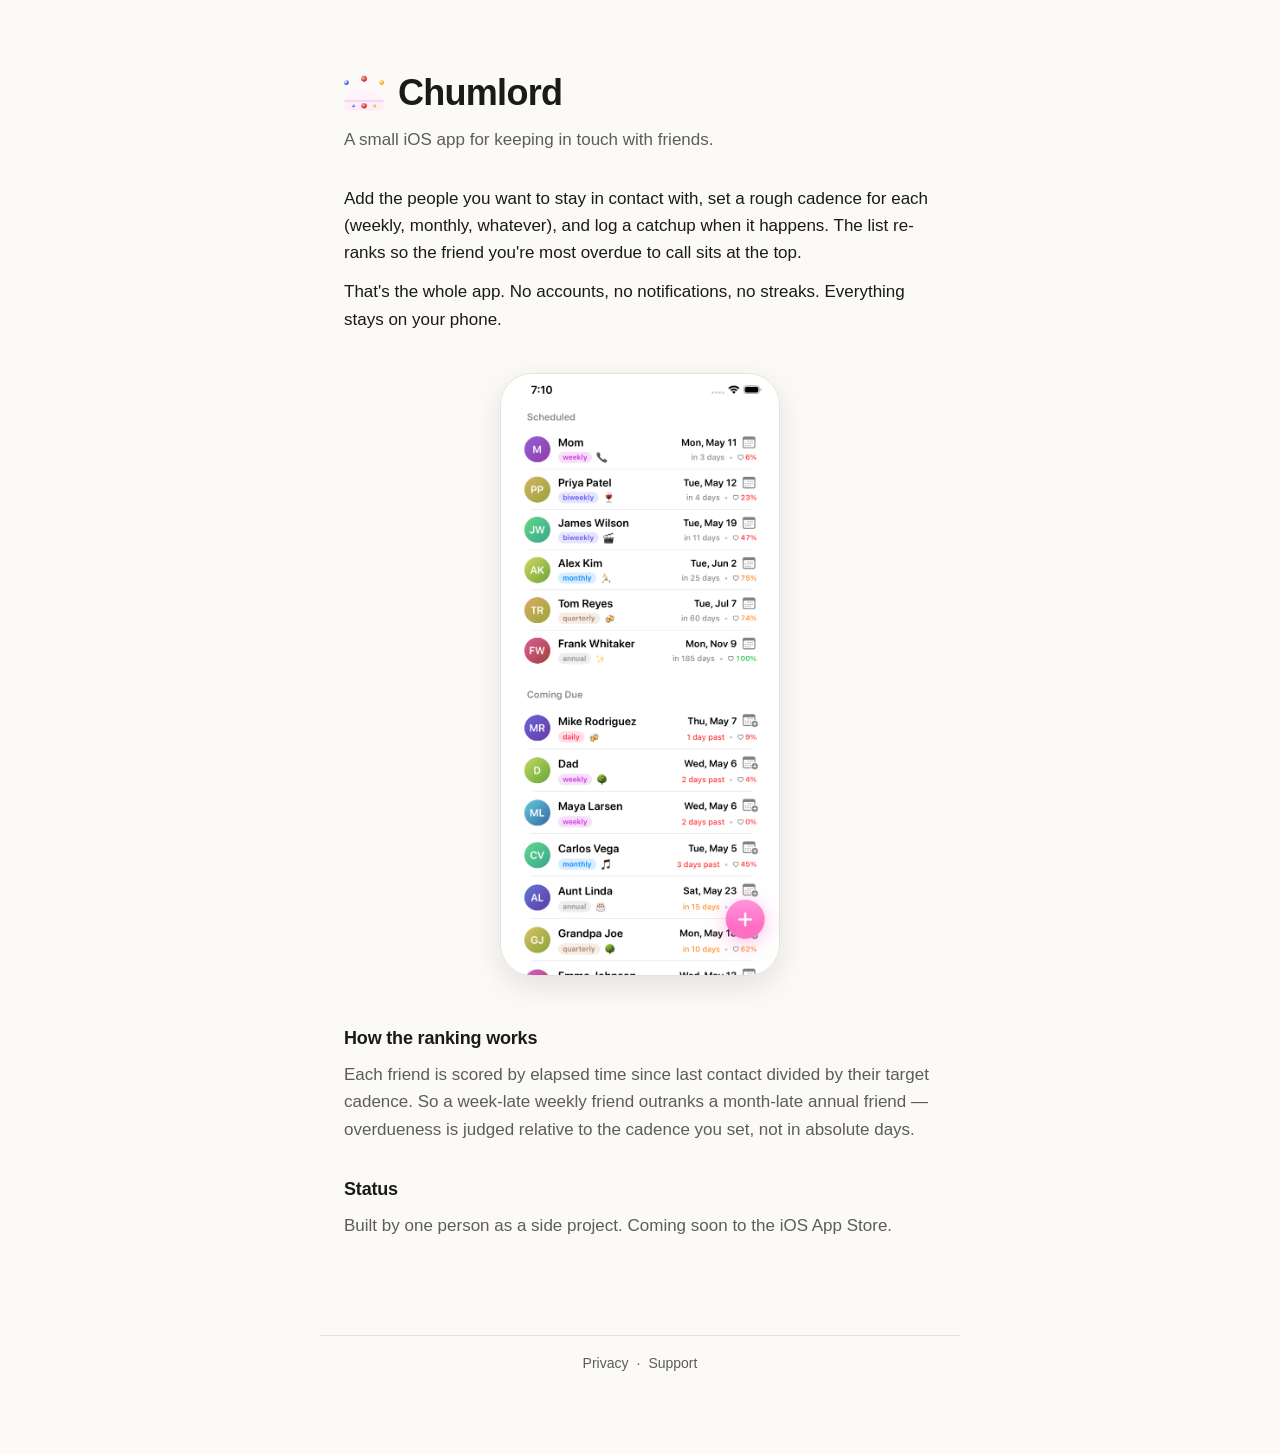
<file: index.html>
<!doctype html>
<html lang="en">
<head>
  <meta charset="utf-8" />
  <meta name="viewport" content="width=device-width, initial-scale=1" />
  <title>Chumlord</title>
  <meta name="description" content="A small iOS app for keeping in touch with friends. Ranks them by who you're most overdue to call." />
  <link rel="icon" type="image/png" href="icon.png" />
  <link rel="apple-touch-icon" href="icon.png" />
  <link rel="stylesheet" href="styles.css" />
</head>
<body>
  <main>
    <header>
      <div class="title-row">
        <img class="app-icon" src="icon.png" alt="" />
        <h1>Chumlord</h1>
      </div>
      <p class="tag">A small iOS app for keeping in touch with friends.</p>
    </header>

    <section class="intro">
      <p>
        Add the people you want to stay in contact with, set a rough cadence
        for each (weekly, monthly, whatever), and log a catchup when it
        happens. The list re-ranks so the friend you're most overdue to call
        sits at the top.
      </p>
      <p>
        That's the whole app. No accounts, no notifications, no streaks.
        Everything stays on your phone.
      </p>
    </section>

    <figure class="shot">
      <img src="screenshots/01-main.png" alt="Chumlord ranked friend list" />
    </figure>

    <section class="ranking">
      <h2>How the ranking works</h2>
      <p>
        Each friend is scored by elapsed time since last contact divided by
        their target cadence. So a week-late weekly friend outranks a
        month-late annual friend — overdueness is judged relative to the
        cadence you set, not in absolute days.
      </p>
    </section>

    <section class="status">
      <h2>Status</h2>
      <p>
        Built by one person as a side project. Coming soon to the iOS App Store.
      </p>
    </section>
  </main>

  <footer>
    <a href="privacy.html">Privacy</a>
    <span>·</span>
    <a href="support.html">Support</a>
  </footer>
</body>
</html>
</file>
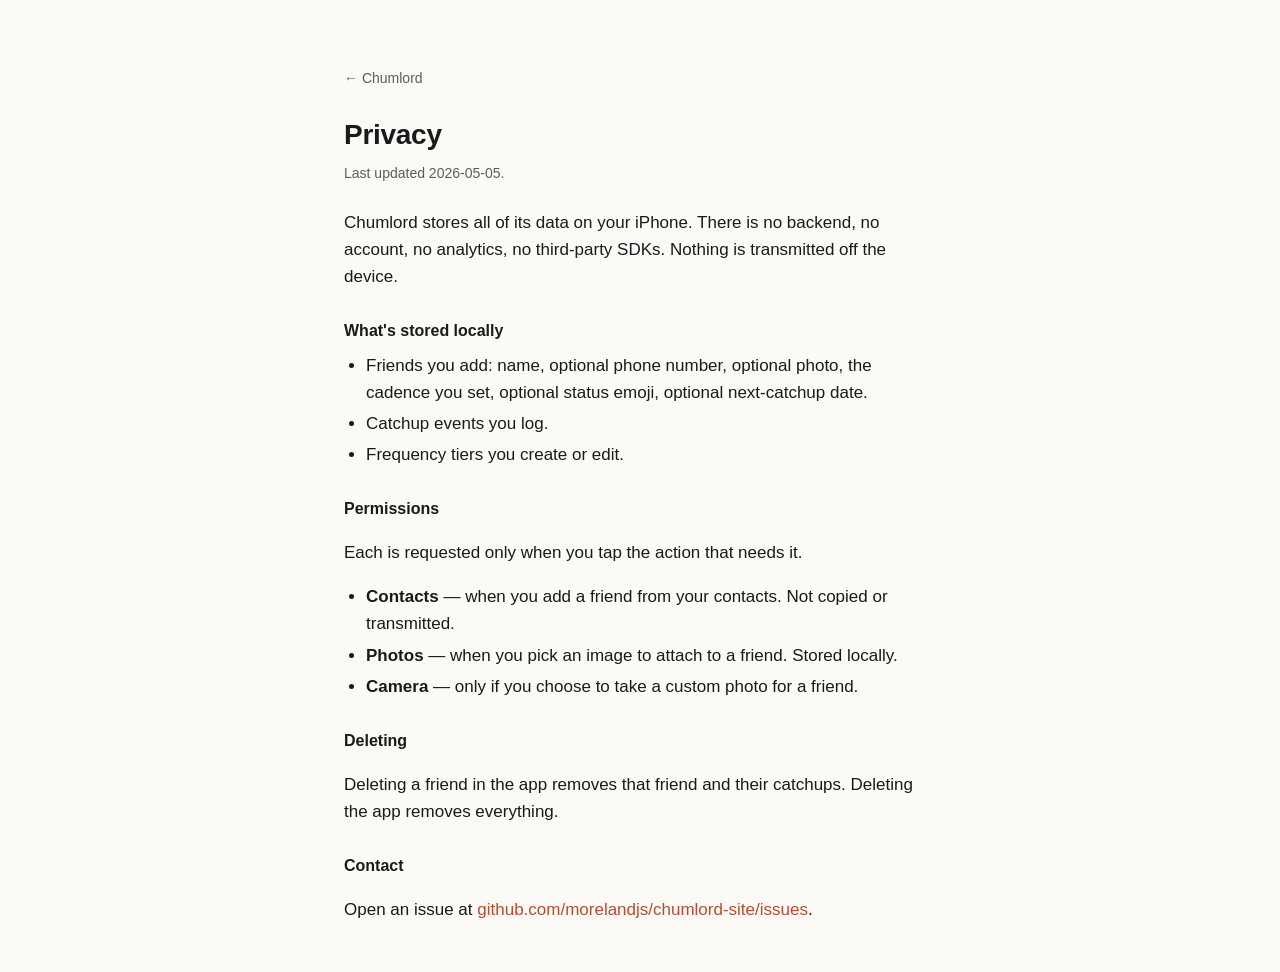
<file: privacy.html>
<!doctype html>
<html lang="en">
<head>
  <meta charset="utf-8" />
  <meta name="viewport" content="width=device-width, initial-scale=1" />
  <title>Privacy — Chumlord</title>
  <link rel="icon" type="image/png" href="icon.png" />
  <link rel="apple-touch-icon" href="icon.png" />
  <link rel="stylesheet" href="styles.css" />
</head>
<body>
  <main class="prose">
    <a class="back" href="index.html">← Chumlord</a>
    <h1>Privacy</h1>
    <p class="updated">Last updated 2026-05-05.</p>

    <p>Chumlord stores all of its data on your iPhone. There is no backend, no account, no analytics, no third-party SDKs. Nothing is transmitted off the device.</p>

    <h2>What's stored locally</h2>
    <ul>
      <li>Friends you add: name, optional phone number, optional photo, the cadence you set, optional status emoji, optional next-catchup date.</li>
      <li>Catchup events you log.</li>
      <li>Frequency tiers you create or edit.</li>
    </ul>

    <h2>Permissions</h2>
    <p>Each is requested only when you tap the action that needs it.</p>
    <ul>
      <li><strong>Contacts</strong> — when you add a friend from your contacts. Not copied or transmitted.</li>
      <li><strong>Photos</strong> — when you pick an image to attach to a friend. Stored locally.</li>
      <li><strong>Camera</strong> — only if you choose to take a custom photo for a friend.</li>
    </ul>

    <h2>Deleting</h2>
    <p>Deleting a friend in the app removes that friend and their catchups. Deleting the app removes everything.</p>

    <h2>Contact</h2>
    <p>Open an issue at <a href="https://github.com/morelandjs/chumlord-site/issues">github.com/morelandjs/chumlord-site/issues</a>.</p>
  </main>
</body>
</html>
</file>
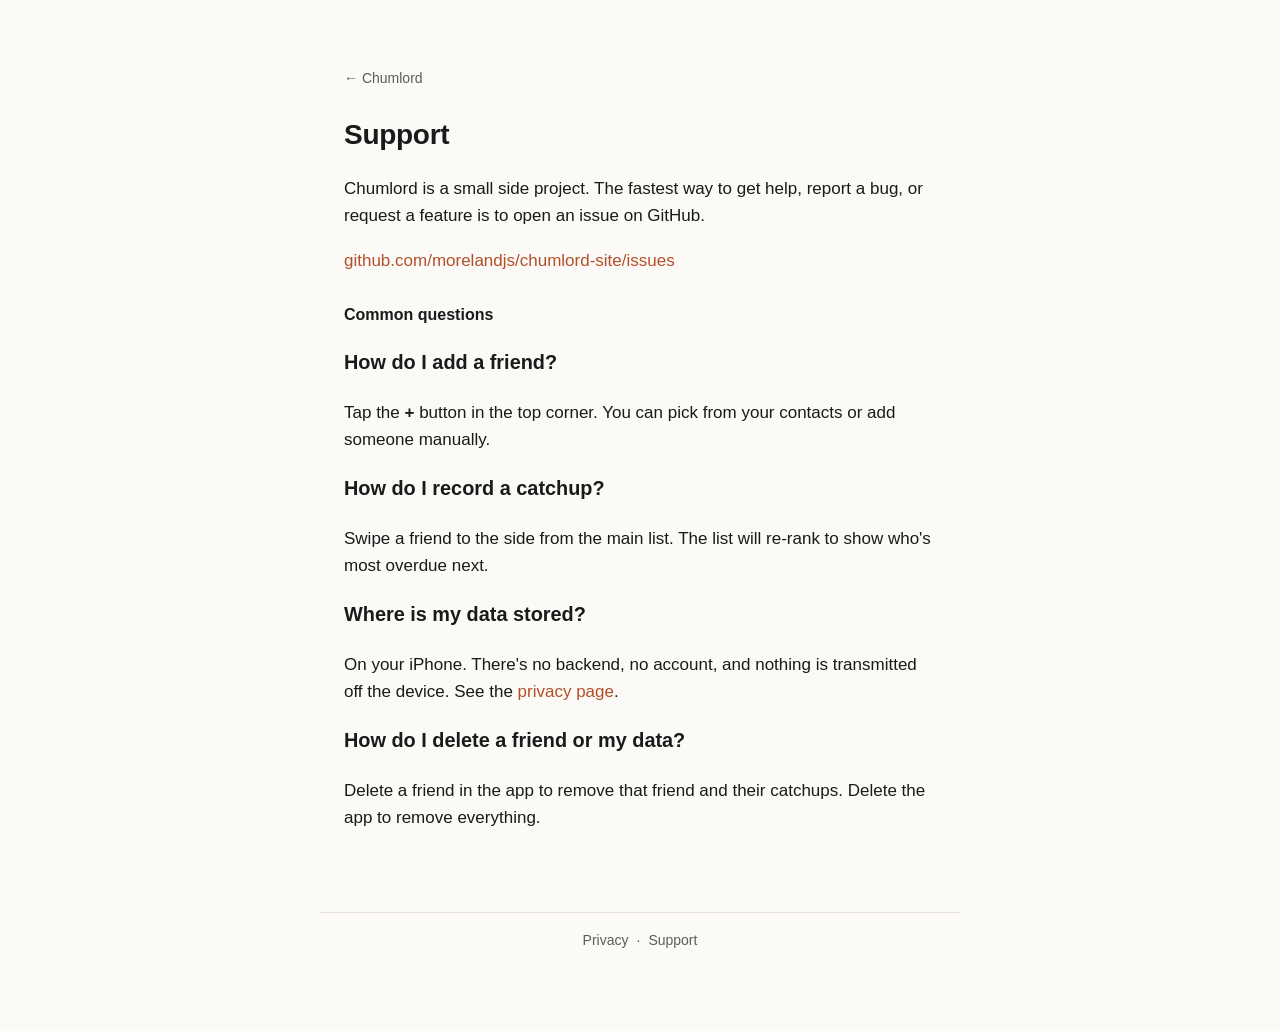
<file: support.html>
<!doctype html>
<html lang="en">
<head>
  <meta charset="utf-8" />
  <meta name="viewport" content="width=device-width, initial-scale=1" />
  <title>Support — Chumlord</title>
  <link rel="icon" type="image/png" href="icon.png" />
  <link rel="apple-touch-icon" href="icon.png" />
  <link rel="stylesheet" href="styles.css" />
</head>
<body>
  <main class="prose">
    <a class="back" href="index.html">← Chumlord</a>
    <h1>Support</h1>

    <p>
      Chumlord is a small side project. The fastest way to get help, report a
      bug, or request a feature is to open an issue on GitHub.
    </p>

    <p>
      <a href="https://github.com/morelandjs/chumlord-site/issues">github.com/morelandjs/chumlord-site/issues</a>
    </p>

    <h2>Common questions</h2>

    <h3>How do I add a friend?</h3>
    <p>Tap the <strong>+</strong> button in the top corner. You can pick from your contacts or add someone manually.</p>

    <h3>How do I record a catchup?</h3>
    <p>Swipe a friend to the side from the main list. The list will re-rank to show who's most overdue next.</p>

    <h3>Where is my data stored?</h3>
    <p>On your iPhone. There's no backend, no account, and nothing is transmitted off the device. See the <a href="privacy.html">privacy page</a>.</p>

    <h3>How do I delete a friend or my data?</h3>
    <p>Delete a friend in the app to remove that friend and their catchups. Delete the app to remove everything.</p>
  </main>

  <footer>
    <a href="privacy.html">Privacy</a>
    <span>·</span>
    <a href="support.html">Support</a>
  </footer>
</body>
</html>
</file>
<file: styles.css>
/* Quiet, single-column. */

:root {
  --bg: #fbfaf7;
  --fg: #1a1a1a;
  --fg-dim: #5c5c5c;
  --rule: #e5e2db;
  --link: #b34f2a;
}

@media (prefers-color-scheme: dark) {
  :root {
    --bg: #15161a;
    --fg: #ececec;
    --fg-dim: #9a9a9a;
    --rule: #2a2c33;
    --link: #ff9a73;
  }
}

* { box-sizing: border-box; }

html, body {
  margin: 0;
  padding: 0;
  background: var(--bg);
  color: var(--fg);
  font: 17px/1.6 -apple-system, BlinkMacSystemFont, "SF Pro Text",
        "Segoe UI", Helvetica, Arial, sans-serif;
  -webkit-font-smoothing: antialiased;
}

a { color: var(--link); text-decoration: none; }
a:hover { text-decoration: underline; }

main {
  max-width: 640px;
  margin: 0 auto;
  padding: 64px 24px 32px;
}

.title-row {
  display: flex;
  align-items: center;
  gap: 14px;
  margin: 0 0 4px;
}
.app-icon {
  height: 40px;
  width: auto;
  flex-shrink: 0;
}
header h1 {
  font-size: 36px;
  font-weight: 600;
  letter-spacing: -0.02em;
  margin: 0;
}
header .tag {
  color: var(--fg-dim);
  margin: 0 0 32px;
}

section { margin: 32px 0; }
section h2 {
  font-size: 18px;
  font-weight: 600;
  margin: 0 0 8px;
  letter-spacing: -0.01em;
}
section p { margin: 0 0 12px; }
section p:last-child { margin-bottom: 0; }

.intro p { color: var(--fg); }

.shot {
  margin: 40px auto;
  text-align: center;
}
.shot img {
  width: 100%;
  max-width: 280px;
  height: auto;
  border-radius: 32px;
  box-shadow: 0 10px 30px rgba(0, 0, 0, 0.10);
  border: 1px solid var(--rule);
}

.ranking p, .status p { color: var(--fg-dim); }
.aside { font-size: 14px; }

footer {
  max-width: 640px;
  margin: 32px auto 64px;
  padding: 16px 24px;
  border-top: 1px solid var(--rule);
  font-size: 14px;
  color: var(--fg-dim);
  display: flex;
  gap: 8px;
  justify-content: center;
}
footer a { color: var(--fg-dim); }
footer a:hover { color: var(--fg); }

/* Privacy page */
.prose {
  max-width: 640px;
  margin: 0 auto;
  padding: 64px 24px 32px;
}
.prose h1 {
  font-size: 28px;
  font-weight: 600;
  letter-spacing: -0.01em;
  margin: 0 0 4px;
}
.prose .updated {
  color: var(--fg-dim);
  font-size: 14px;
  margin: 0 0 24px;
}
.prose h2 {
  font-size: 16px;
  font-weight: 600;
  margin: 28px 0 8px;
}
.prose p, .prose li { color: var(--fg); }
.prose ul { padding-left: 22px; margin: 8px 0; }
.prose li { margin: 4px 0; }
.prose .back {
  display: inline-block;
  margin-bottom: 24px;
  font-size: 14px;
  color: var(--fg-dim);
}
</file>
